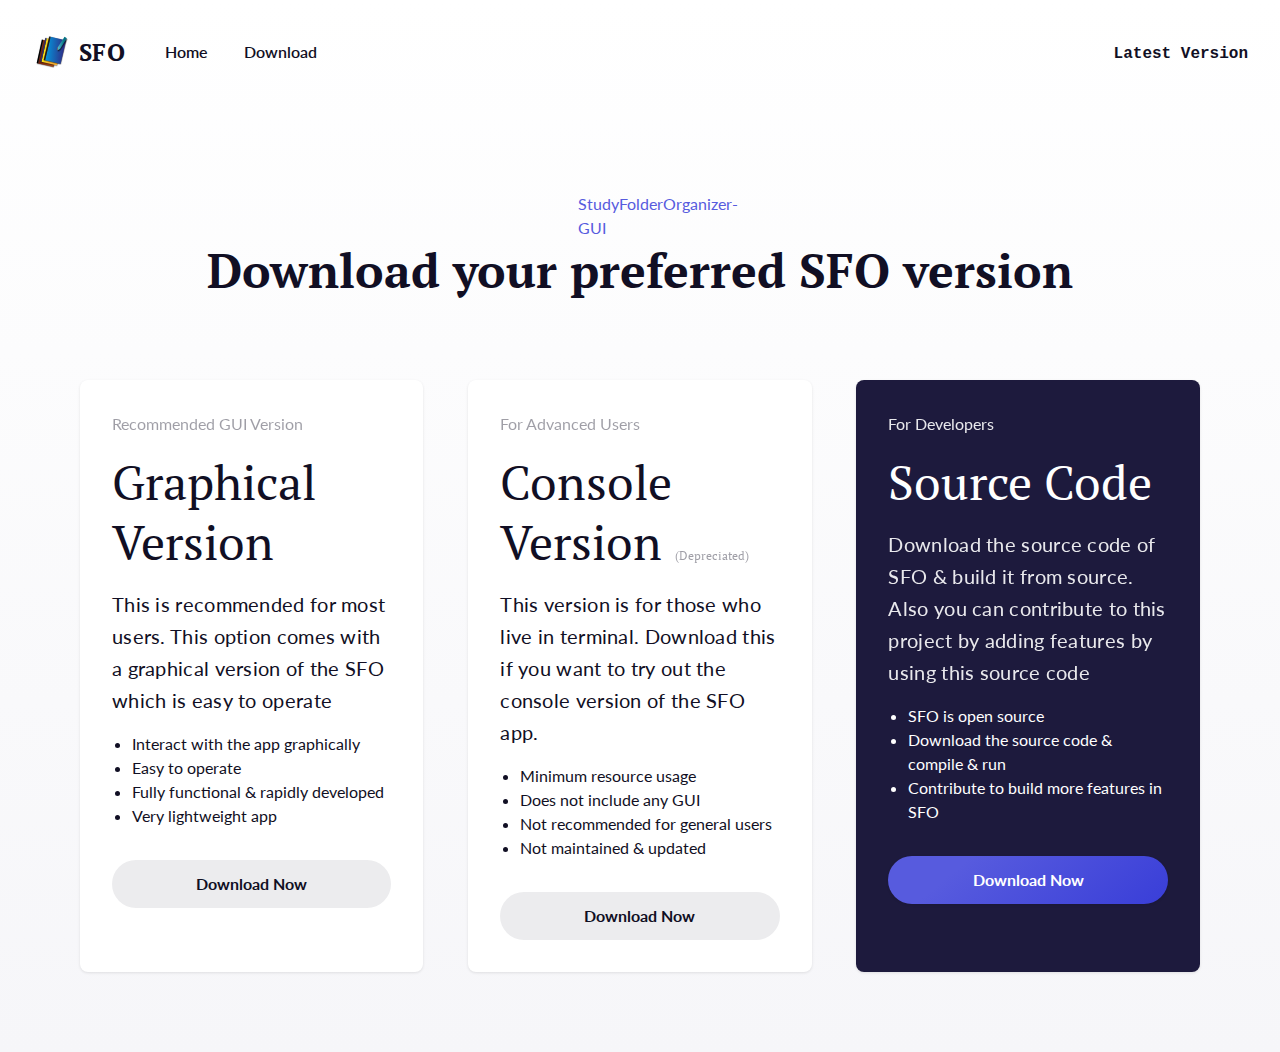
<file: download.html>
<!doctype html>
<html lang="en">

<head>
  <title>Study Folder Organizer</title>
  <meta charset="utf-8">
  <meta name="description"
    content="Mange your study folders in a easy and time saving way. A easy to use graphical app.">
  <meta name="viewport" content="width=device-width">
  <link rel="apple-touch-icon-precomposed" href="media/svg/sfo-logo.svg">
  <link rel="icon" href="media/svg/sfo-logo.svg">
  <link rel="mask-icon" href="media/svg/sfo-logo.svg" color="rgb(36,38,58)">
  <link rel="shortcut icon" href="media/svg/sfo-logo.svg">
  <link rel="stylesheet" href="css/main.css">
  <link rel="stylesheet" href="css/custom.css">
</head>

<body class="page page-home preload">

  <header class="header-main">
    <nav>
      <a href="index.html" class="logo" rel="home"><img draggable="false" src="media/svg/sfo-logo.svg">
        <span>SFO</span></a>
      <div class="nav-toggle"></div>
      <ul class="inline">
        <li><a href="index.html">Home</a></li>
        <li><a href="download.html" class="active">Download</a></li>
        <!-- <li><a href="about.html">About</a></li> -->
      </ul>
      <ul class="inline right">
        <!--         <li><a href="login.html">Log In</a></li>
        <li><a href="signup.html" class="button button-secondary button-m full-width-tablet" role="button">Sign Up</a> -->
        <li><a href="https://github.com/Abir-Tx/StudyFolderOrganizer-GUI">
            <code id="latest_github_version">Latest Version</code></a>
        </li>
        </li>
      </ul>
    </nav>
  </header>
  <main>
    <section class="bg-gradient-light padding padding-top">
      <div class="badge-container">
        <!-- Begin SF Tag -->
        <div class="sf-root" data-id="3343410" data-badge="oss-users-love-us-black">
          <a href="https://sourceforge.net/projects/studyfolderorganizer-gui/"
            target="_blank">StudyFolderOrganizer-GUI</a>
        </div>
        <script>(function () { var sc = document.createElement('script'); sc.async = true; sc.src = 'https://b.sf-syn.com/badge_js?sf_id=3343410'; var p = document.getElementsByTagName('script')[0]; p.parentNode.insertBefore(sc, p); })();
        </script>
        <!-- End SF Tag -->
      </div>
      <div class="center max-width-l">
        <h1 class="hero">Download your preferred SFO version</h1>
      </div>
      <!-- GUI Version Download option -->
      <div class="row margin-top max-width-l">
        <div class="col-one-third card card-content shadow-l rounded">
          <p class="muted">Recommended GUI Version</p>
          <h2>
            <span class="pricing-price">Graphical Version</span>
          </h2>
          <p class="paragraph">This is recommended for most users. This option comes with a graphical version of the SFO
            which is easy to operate</p>
          <ul class="space-bottom">
            <li>Interact with the app graphically</li>
            <li>Easy to operate</li>
            <li>Fully functional & rapidly developed</li>
            <li>Very lightweight app</li>
          </ul>
          <a href="https://sourceforge.net/projects/studyfolderorganizer-gui/files/latest/download"
            class="button button-secondary full-width space-top" role="button">Download Now</a>
        </div>


        <!-- Console Version download option -->
        <div class="col-one-third card card-content shadow-l rounded">
          <p class="muted">For Advanced Users</p>
          <h2>
            <span class="pricing-price">Console Version</span>
            <span class="pricing-duration muted sans">(Depreciated)</span>
          </h2>
          <p class="paragraph">This version is for those who live in terminal. Download this if you want to try out the
            console version of the SFO app.</p>
          <ul class="space-bottom">
            <li>Minimum resource usage</li>
            <li>Does not include any GUI</li>
            <li>Not recommended for general users</li>
            <li>Not maintained & updated</li>
          </ul>
          <a href="https://sourceforge.net/projects/studyfolderorganizer/files/latest/download"
            class="button button-secondary full-width space-top" role="button">Download Now
          </a>
        </div>

        <!-- Download the source code option -->
        <div class="col-one-third card card-content dark">
          <p class="muted">For Developers</p>
          <h2>
            <span class="pricing-price">Source Code</span>
            <span class="pricing-duration muted sans"></span>
          </h2>
          <p class="paragraph">Download the source code of SFO & build it from source. Also you can contribute to this
            project by adding features by using this source code</p>
          <ul class="space-bottom">
            <li>SFO is open source</li>
            <li>Download the source code & compile & run</li>
            <li>Contribute to build more features in SFO</li>
          </ul>
          <a href="https://github.com/Abir-Tx/StudyFolderOrganizer-GUI/archive/refs/tags/v1.1.0.zip"
            class="button button-primary full-width space-top" role="button">Download Now</a>
        </div>
      </div>
    </section>

    <script src="js/main.js"></script>
    <!-- Abir's Custom JS -->
    <script src="js/fetch.js"></script>
</body>

</html>
</file>
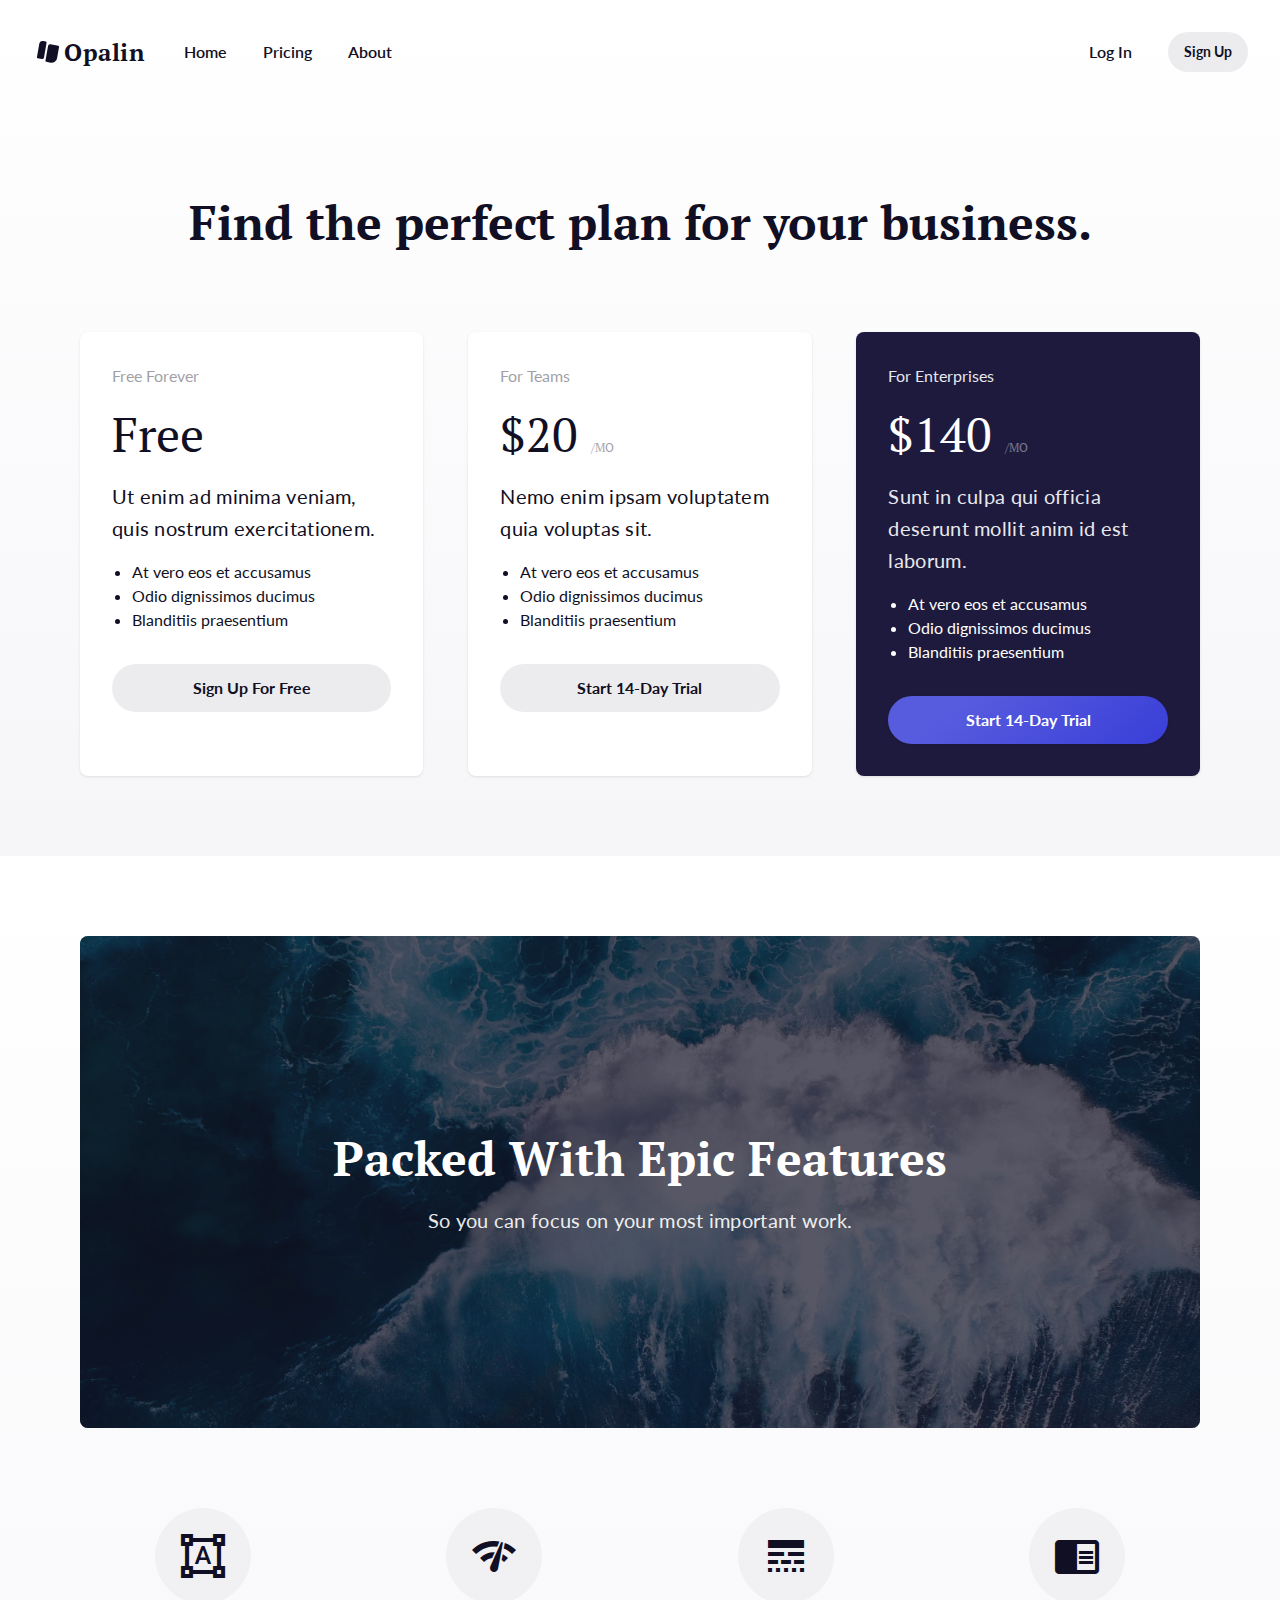
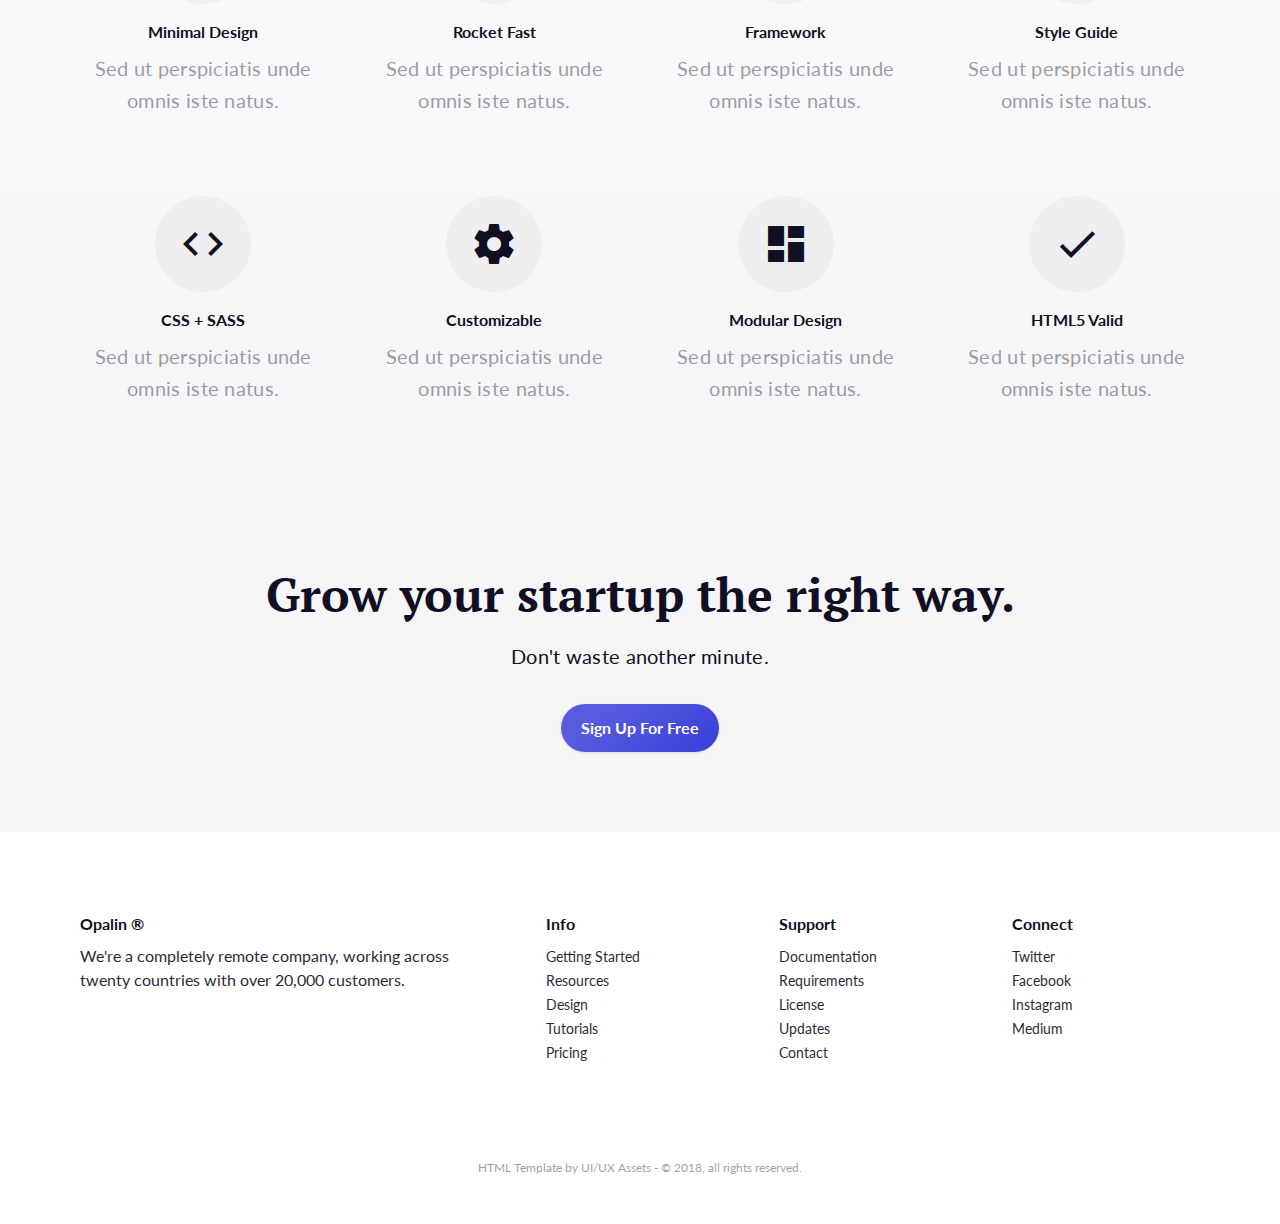
<file: pricing.html>
<!doctype html>
<html lang="en">
<head>
  <title>Opalin HTML Template - Pricing</title>
  <meta charset="utf-8">
  <meta name="description" content="A minimal and responsive HTML5 landing page built on lightweight, clean and customizable code.">
  <meta name="viewport" content="width=device-width">
  <link rel="apple-touch-icon-precomposed" href="media/favicon.png">
  <link rel="icon" href="media/favicon.png">
  <link rel="mask-icon" href="media/favicon.svg" color="rgb(36,38,58)">
  <link rel="shortcut icon" href="media/favicon.png">
  <link rel="stylesheet" href="css/main.css">
</head>
<body class="page page-pricing preload">

  <header class="header-main">
    <nav>
      <a href="index.html" class="logo" rel="home"><svg xmlns="http://www.w3.org/2000/svg" xmlns:xlink="http://www.w3.org/1999/xlink" width="24" height="24" viewBox="0 0 24 24"><path d="M7.335 1.023l2.462.434a1 1 0 0 1 .811 1.159L8.004 17.388a2 2 0 0 1-2.317 1.622l-3.94-.694a1 1 0 0 1-.81-1.159L3.28 3.862a3.5 3.5 0 0 1 4.054-2.839zm7.039 3.272l7.878 1.39a1 1 0 0 1 .812 1.158l-1.997 11.325a5.5 5.5 0 0 1-6.372 4.461l-4.431-.78a1 1 0 0 1-.812-1.16l2.605-14.771a2 2 0 0 1 2.317-1.623z" fill="currentColor"/></svg><span>Opalin</span></a>
      <div class="nav-toggle"></div>
      <ul class="inline">
        <li><a href="index.html">Home</a></li>
        <li><a href="pricing.html" class="active">Pricing</a></li>
        <li><a href="about.html">About</a></li>
      </ul>
      <ul class="inline right">
        <li><a href="login.html">Log In</a></li>
        <li><a href="signup.html" class="button button-secondary button-m full-width-tablet" role="button">Sign Up</a></li>
      </ul>
    </nav>
  </header>

  <main>

    <section class="bg-gradient-light padding padding-top">
      <div class="center max-width-l">
        <h1 class="hero">Find the perfect plan for your business.</h1>
      </div>
      <div class="row margin-top max-width-l">
        <div class="col-one-third card card-content">
          <p class="muted">Free Forever</p>
          <h2>
            <span class="pricing-price">Free</span>
          </h2>
          <p class="paragraph">Ut enim ad minima veniam, quis nostrum exercitationem.</p>
          <ul class="space-bottom">
            <li>At vero eos et accusamus</li>
            <li>Odio dignissimos ducimus</li>
            <li>Blanditiis praesentium</li>
          </ul>
          <a href="signup.html" class="button button-secondary full-width space-top" role="button">Sign Up For Free</a>
        </div>
        <div class="col-one-third card card-content">
          <p class="muted">For Teams</p>
          <h2>
            <span class="pricing-price">$20</span>
            <span class="pricing-duration muted sans">/MO</span>
          </h2>
          <p class="paragraph">Nemo enim ipsam voluptatem quia voluptas sit.</p>
          <ul class="space-bottom">
            <li>At vero eos et accusamus</li>
            <li>Odio dignissimos ducimus</li>
            <li>Blanditiis praesentium</li>
          </ul>
          <a href="signup.html" class="button button-secondary full-width space-top" role="button">Start 14-Day Trial</a>
        </div>
        <div class="col-one-third card card-content dark">
          <p class="muted">For Enterprises</p>
          <h2>
            <span class="pricing-price">$140</span>
            <span class="pricing-duration muted sans">/MO</span>
          </h2>
          <p class="paragraph">Sunt in culpa qui officia deserunt mollit anim id est laborum.</p>
          <ul class="space-bottom">
            <li>At vero eos et accusamus</li>
            <li>Odio dignissimos ducimus</li>
            <li>Blanditiis praesentium</li>
          </ul>
          <a href="signup.html" class="button button-primary full-width space-top" role="button">Start 14-Day Trial</a>
        </div>
      </div>
    </section>

    <section class="bg-gradient-light padding">
      <div class="bg-image-08 dark margin-bottom max-width-l overlay padding padding-bottom padding-top rounded">
        <div class="center max-width-m">
          <h2>Packed With Epic Features</h2>
          <p class="paragraph">So you can focus on your most important work.</p>
        </div>
      </div>
      <div class="row center margin-bottom max-width-l min-two-columns">
        <div class="col-one-fourth">
          <i class="feature-icons material-icons">format_shapes</i>
          <h6>Minimal Design</h6>
          <p class="muted paragraph">Sed ut perspiciatis unde omnis iste natus.</p>
        </div>
        <div class="col-one-fourth">
          <i class="feature-icons material-icons">network_check</i>
          <h6>Rocket Fast</h6>
          <p class="muted paragraph">Sed ut perspiciatis unde omnis iste natus.</p>
        </div>
        <div class="col-one-fourth">
          <i class="feature-icons material-icons">line_style</i>
          <h6>Framework</h6>
          <p class="muted paragraph">Sed ut perspiciatis unde omnis iste natus.</p>
        </div>
        <div class="col-one-fourth">
          <i class="feature-icons material-icons">chrome_reader_mode</i>
          <h6>Style Guide</h6>
          <p class="muted paragraph">Sed ut perspiciatis unde omnis iste natus.</p>
        </div>
      </div>
      <div class="row center max-width-l min-two-columns">
        <div class="col-one-fourth">
          <i class="feature-icons material-icons">code</i>
          <h6>CSS + SASS</h6>
          <p class="muted paragraph">Sed ut perspiciatis unde omnis iste natus.</p>
        </div>
        <div class="col-one-fourth">
          <i class="feature-icons material-icons">settings</i>
          <h6>Customizable</h6>
          <p class="muted paragraph">Sed ut perspiciatis unde omnis iste natus.</p>
        </div>
        <div class="col-one-fourth">
          <i class="feature-icons material-icons">dashboard</i>
          <h6>Modular Design</h6>
          <p class="muted paragraph">Sed ut perspiciatis unde omnis iste natus.</p>
        </div>
        <div class="col-one-fourth">
          <i class="feature-icons material-icons">check</i>
          <h6>HTML5 Valid</h6>
          <p class="muted paragraph">Sed ut perspiciatis unde omnis iste natus.</p>
        </div>
      </div>
    </section>

    <section class="bg-light padding">
      <div class="center max-width-m">
        <h2>Grow your startup the right way.</h2>
        <p class="paragraph">Don't waste another minute.</p>
        <a href="signup.html" class="button button-primary space-top" role="button">Sign Up For Free</a>
      </div>
    </section>

  </main>

  <footer class="footer-main">
    <div class="padding">
      <div class="row center-desktop max-width-l">
        <div class="col-two-fifths">
          <h6>Opalin ®</h6>
          <p>We're a completely remote company, working across twenty countries with over 20,000 customers.</p>
        </div>
        <div class="col-one-fifth">
          <h6>Info</h6>
          <ul class="blank">
            <li><a href="#">Getting Started</a></li>
            <li><a href="#">Resources</a></li>
            <li><a href="#">Design</a></li>
            <li><a href="#">Tutorials</a></li>
            <li><a href="#">Pricing</a></li>
          </ul>
        </div>
        <div class="col-one-fifth">
          <h6>Support</h6>
          <ul class="blank">
            <li><a href="#">Documentation</a></li>
            <li><a href="#">Requirements</a></li>
            <li><a href="#">License</a></li>
            <li><a href="#">Updates</a></li>
            <li><a href="#">Contact</a></li>
          </ul>
        </div>
        <div class="col-one-fifth">
          <h6>Connect</h6>
          <ul class="blank">
            <li><a href="#">Twitter</a></li>
            <li><a href="#">Facebook</a></li>
            <li><a href="#">Instagram</a></li>
            <li><a href="#">Medium</a></li>
          </ul>
        </div>
      </div>
    </div>
    <p class="copyright"><span>HTML Template by </span><a href="https://uiuxassets.com/" target="_blank">UI/UX Assets</a><span> - © 2018, all rights reserved.</span></p>
  </footer>

  <script src="js/main.js"></script>
</body>
</html>
</file>
<file: css/custom.css>
.badge-container {
	display: flex;
	justify-content: center;

}

.sf-root {
	width: 125px;
}
</file>
